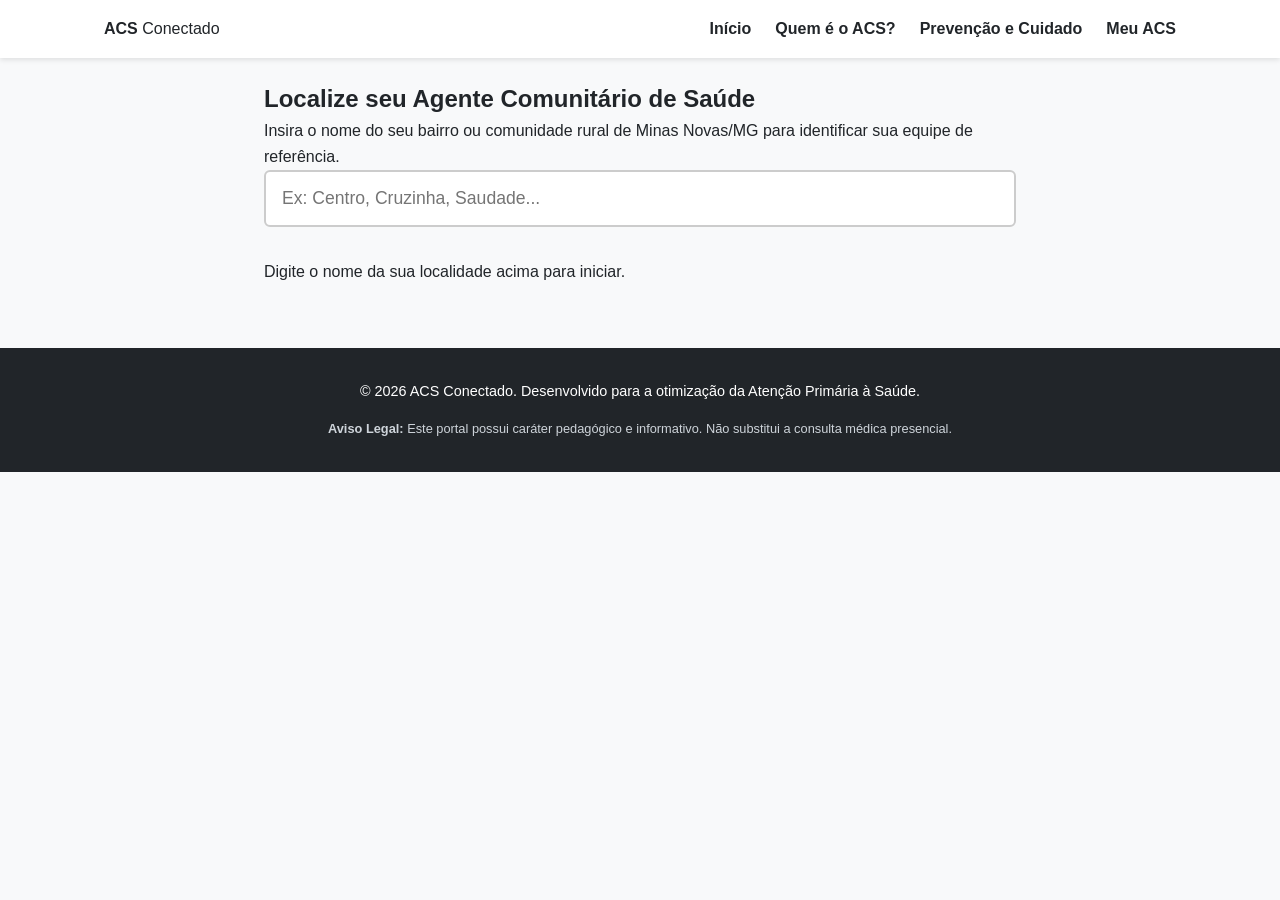
<file: arquivo acs/meu acs.html>
<!DOCTYPE html>
<html lang="pt-BR">
<head>
    <meta charset="UTF-8">
    <meta name="viewport" content="width=device-width, initial-scale=1.0">
    <title>Meu ACS - ACS Conectado</title>
    <link rel="stylesheet" href="style.css">
</head>
<body>

    <!-- Acessibilidade: Saltar para o conteúdo principal -->
    <a href="#conteudo-principal" class="sr-only">Saltar para o conteúdo principal</a>

    <!-- Cabeçalho Fixo -->
    <header class="main-header">
        <div class="header-container">
            <div class="logo">
                <strong>ACS</strong> Conectado
            </div>
            <nav aria-label="Navegação Principal">
                <ul class="nav-links">
                    <li><a href="../index.html">Início</a></li>
                    <li><a href="quem e meu acs.html">Quem é o ACS?</a></li>
                    <li><a href="prevençao e cuidado .html">Prevenção e Cuidado</a></li>
                    <li><a href="meu acs.html" aria-current="page">Meu ACS</a></li>
                </ul>
            </nav>
        </div>
    </header>

    <main id="conteudo-principal">

        <!-- Módulo de Busca do ACS -->
        <section class="modulo-busca" aria-labelledby="titulo-busca">
            <div class="busca-container">
                <h2 id="titulo-busca">Localize seu Agente Comunitário de Saúde</h2>
                <p>Insira o nome do seu bairro ou comunidade rural de Minas Novas/MG para identificar sua equipe de referência.</p>

                <div class="input-wrapper">
                    <label for="busca-endereco" class="sr-only">Digite seu bairro ou comunidade:</label>
                    <input 
                        type="search" 
                        id="busca-endereco" 
                        placeholder="Ex: Centro, Cruzinha, Saudade..." 
                        aria-required="true"
                        autocomplete="off"
                    >
                </div>

                <div id="resultados-acs" class="grid-resultados" aria-live="polite">
                    <p class="aviso-busca">Digite o nome da sua localidade acima para iniciar.</p>
                </div>
            </div>
        </section>

    </main>

    <!-- Rodapé e Meta -->
    <footer class="main-footer">
        <div class="footer-container">
            <p>&copy; 2026 ACS Conectado. Desenvolvido para a otimização da Atenção Primária à Saúde.</p>
            <p class="legal-disclaimer"><strong>Aviso Legal:</strong> Este portal possui caráter pedagógico e informativo. Não substitui a consulta médica presencial.</p>
        </div>
    </footer>

</body>
</html>
</file>
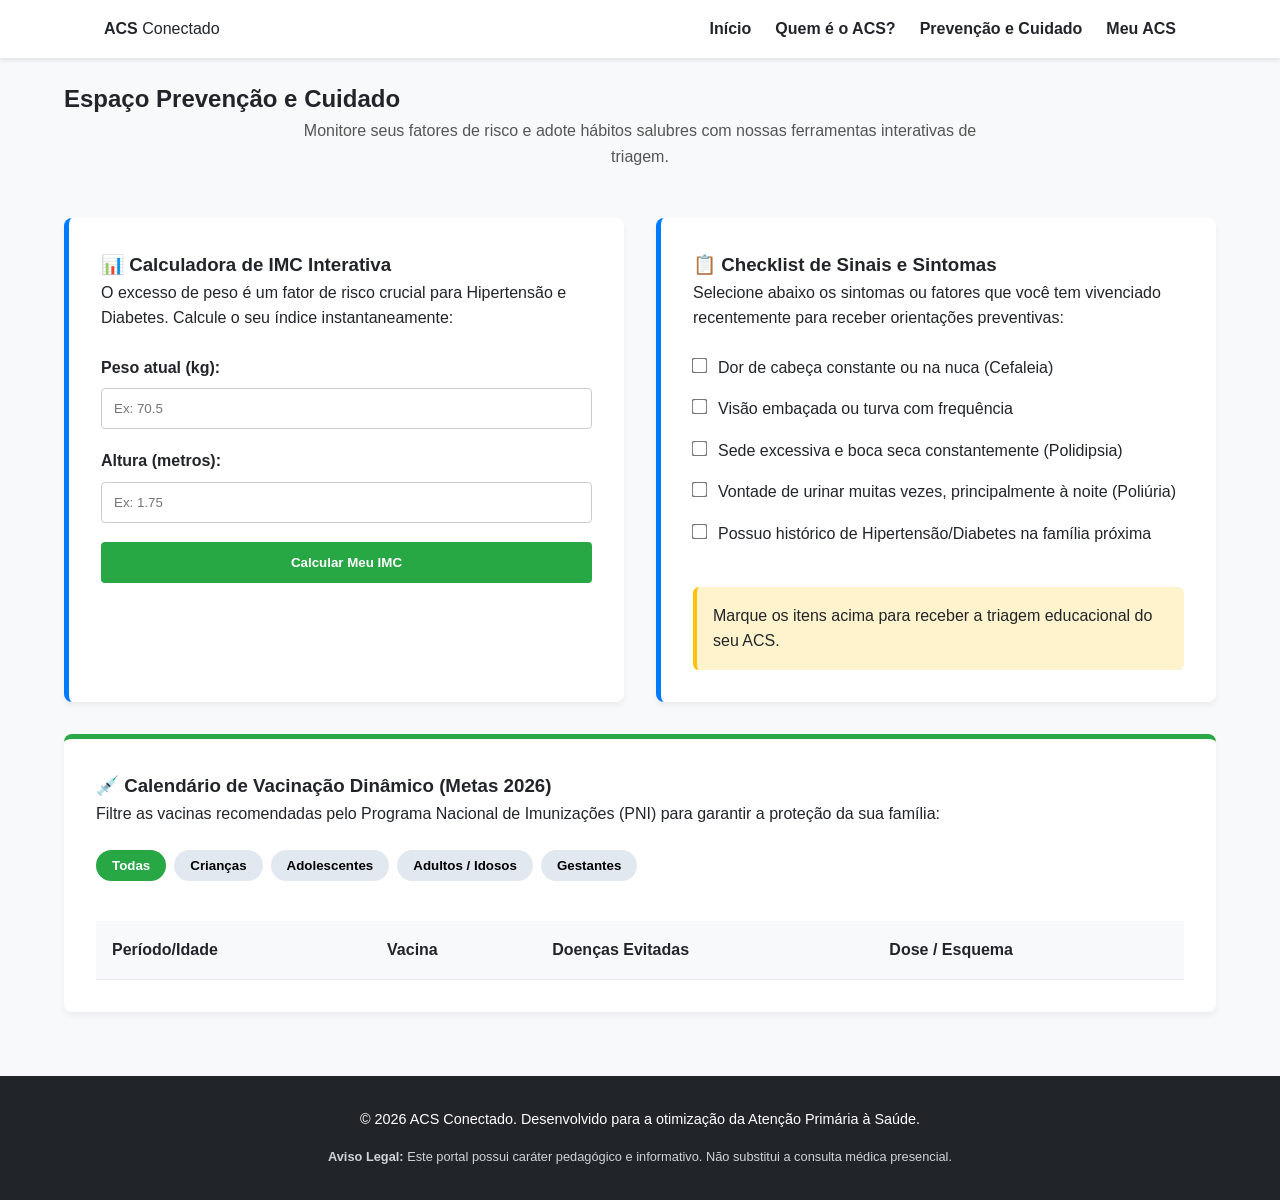
<file: arquivo acs/prevençao e cuidado .html>
<!DOCTYPE html>
<html lang="pt-BR">
<head>
    <meta charset="UTF-8">
    <meta name="viewport" content="width=device-width, initial-scale=1.0">
    <title>Prevenção e Cuidado - ACS Conectado</title>
    <link rel="stylesheet" href="style.css">
</head>
<body>

    <!-- Acessibilidade: Saltar para o conteúdo principal -->
    <a href="#conteudo-principal" class="sr-only">Saltar para o conteúdo principal</a>

    <!-- Cabeçalho Fixo -->
    <header class="main-header">
        <div class="header-container">
            <div class="logo">
                <strong>ACS</strong> Conectado
            </div>
            <nav aria-label="Navegação Principal">
                <ul class="nav-links">
                    <li><a href="../index.html">Início</a></li>
                    <li><a href="quem e meu acs.html">Quem é o ACS?</a></li>
                    <li><a href="prevençao e cuidado .html" aria-current="page">Prevenção e Cuidado</a></li>
                    <li><a href="meu acs.html">Meu ACS</a></li>
                </ul>
            </nav>
        </div>
    </header>

    <main id="conteudo-principal">

        <!-- Espaço Prevenção e Cuidado -->
        <section class="prevencao-educativa" aria-labelledby="titulo-prevencao">
            <div class="container-prevencao">
                <h2 id="titulo-prevencao">Espaço Prevenção e Cuidado</h2>
                <p class="subtitulo-secao">Monitore seus fatores de risco e adote hábitos salubres com nossas ferramentas interativas de triagem.</p>

                <div class="grid-prevencao">

                    <!-- Calculadora de IMC -->
                    <article class="card-ferramenta" aria-labelledby="titulo-imc">
                        <h3 id="titulo-imc">📊 Calculadora de IMC Interativa</h3>
                        <p class="desc-ferramenta">O excesso de peso é um fator de risco crucial para Hipertensão e Diabetes. Calcule o seu índice instantaneamente:</p>

                        <form id="form-imc" class="form-estilizado" novalidate>
                            <div class="grupo-input">
                                <label for="imc-peso">Peso atual (kg):</label>
                                <input type="number" id="imc-peso" min="10" max="300" step="0.1" placeholder="Ex: 70.5" required>
                            </div>
                            <div class="grupo-input">
                                <label for="imc-altura">Altura (metros):</label>
                                <input type="number" id="imc-altura" min="0.5" max="2.5" step="0.01" placeholder="Ex: 1.75" required>
                            </div>
                            <button type="submit" class="btn-primario">Calcular Meu IMC</button>
                        </form>

                        <div id="resultado-imc" class="painel-feedback" aria-live="polite" hidden></div>
                    </article>

                    <!-- Checklist de Sintomas -->
                    <article class="card-ferramenta" aria-labelledby="titulo-checklist">
                        <h3 id="titulo-checklist">📋 Checklist de Sinais e Sintomas</h3>
                        <p class="desc-ferramenta">Selecione abaixo os sintomas ou fatores que você tem vivenciado recentemente para receber orientações preventivas:</p>

                        <fieldset class="fieldset-checklist">
                            <legend class="sr-only">Sintomas e fatores de risco</legend>

                            <label class="item-check">
                                <input type="checkbox" name="sintoma" value="pressao">
                                <span>Dor de cabeça constante ou na nuca (Cefaleia)</span>
                            </label>

                            <label class="item-check">
                                <input type="checkbox" name="sintoma" value="visao">
                                <span>Visão embaçada ou turva com frequência</span>
                            </label>

                            <label class="item-check">
                                <input type="checkbox" name="sintoma" value="sede">
                                <span>Sede excessiva e boca seca constantemente (Polidipsia)</span>
                            </label>

                            <label class="item-check">
                                <input type="checkbox" name="sintoma" value="urina">
                                <span>Vontade de urinar muitas vezes, principalmente à noite (Poliúria)</span>
                            </label>

                            <label class="item-check">
                                <input type="checkbox" name="sintoma" value="historico">
                                <span>Possuo histórico de Hipertensão/Diabetes na família próxima</span>
                            </label>
                        </fieldset>

                        <div id="resultado-checklist" class="painel-feedback painel-alerta" aria-live="polite">
                            <p>Marque os itens acima para receber a triagem educacional do seu ACS.</p>
                        </div>
                    </article>

                </div>

                <!-- Calendário de Vacinação -->
                <article class="card-ferramenta completo" aria-labelledby="titulo-vacina">
                    <h3 id="titulo-vacina">💉 Calendário de Vacinação Dinâmico (Metas 2026)</h3>
                    <p class="desc-ferramenta">Filtre as vacinas recomendadas pelo Programa Nacional de Imunizações (PNI) para garantir a proteção da sua família:</p>

                    <div class="filtros-vacina" role="group" aria-label="Filtrar vacinas por idade">
                        <button class="btn-filtro ativo" data-filtro="todos">Todas</button>
                        <button class="btn-filtro" data-filtro="crianca">Crianças</button>
                        <button class="btn-filtro" data-filtro="adolescente">Adolescentes</button>
                        <button class="btn-filtro" data-filtro="adulto">Adultos / Idosos</button>
                        <button class="btn-filtro" data-filtro="gestante">Gestantes</button>
                    </div>

                    <div class="tabela-responsiva">
                        <table class="tabela-vacinas" aria-live="polite">
                            <thead>
                                <tr>
                                    <th scope="col">Período/Idade</th>
                                    <th scope="col">Vacina</th>
                                    <th scope="col">Doenças Evitadas</th>
                                    <th scope="col">Dose / Esquema</th>
                                </tr>
                            </thead>
                            <tbody id="corpo-tabela-vacinas">
                                <!-- Preenchido dinamicamente via JS -->
                            </tbody>
                        </table>
                    </div>
                </article>

            </div>
        </section>

    </main>

    <!-- Rodapé e Meta -->
    <footer class="main-footer">
        <div class="footer-container">
            <p>&copy; 2026 ACS Conectado. Desenvolvido para a otimização da Atenção Primária à Saúde.</p>
            <p class="legal-disclaimer"><strong>Aviso Legal:</strong> Este portal possui caráter pedagógico e informativo. Não substitui a consulta médica presencial.</p>
        </div>
    </footer>

</body>
</html>
</file>
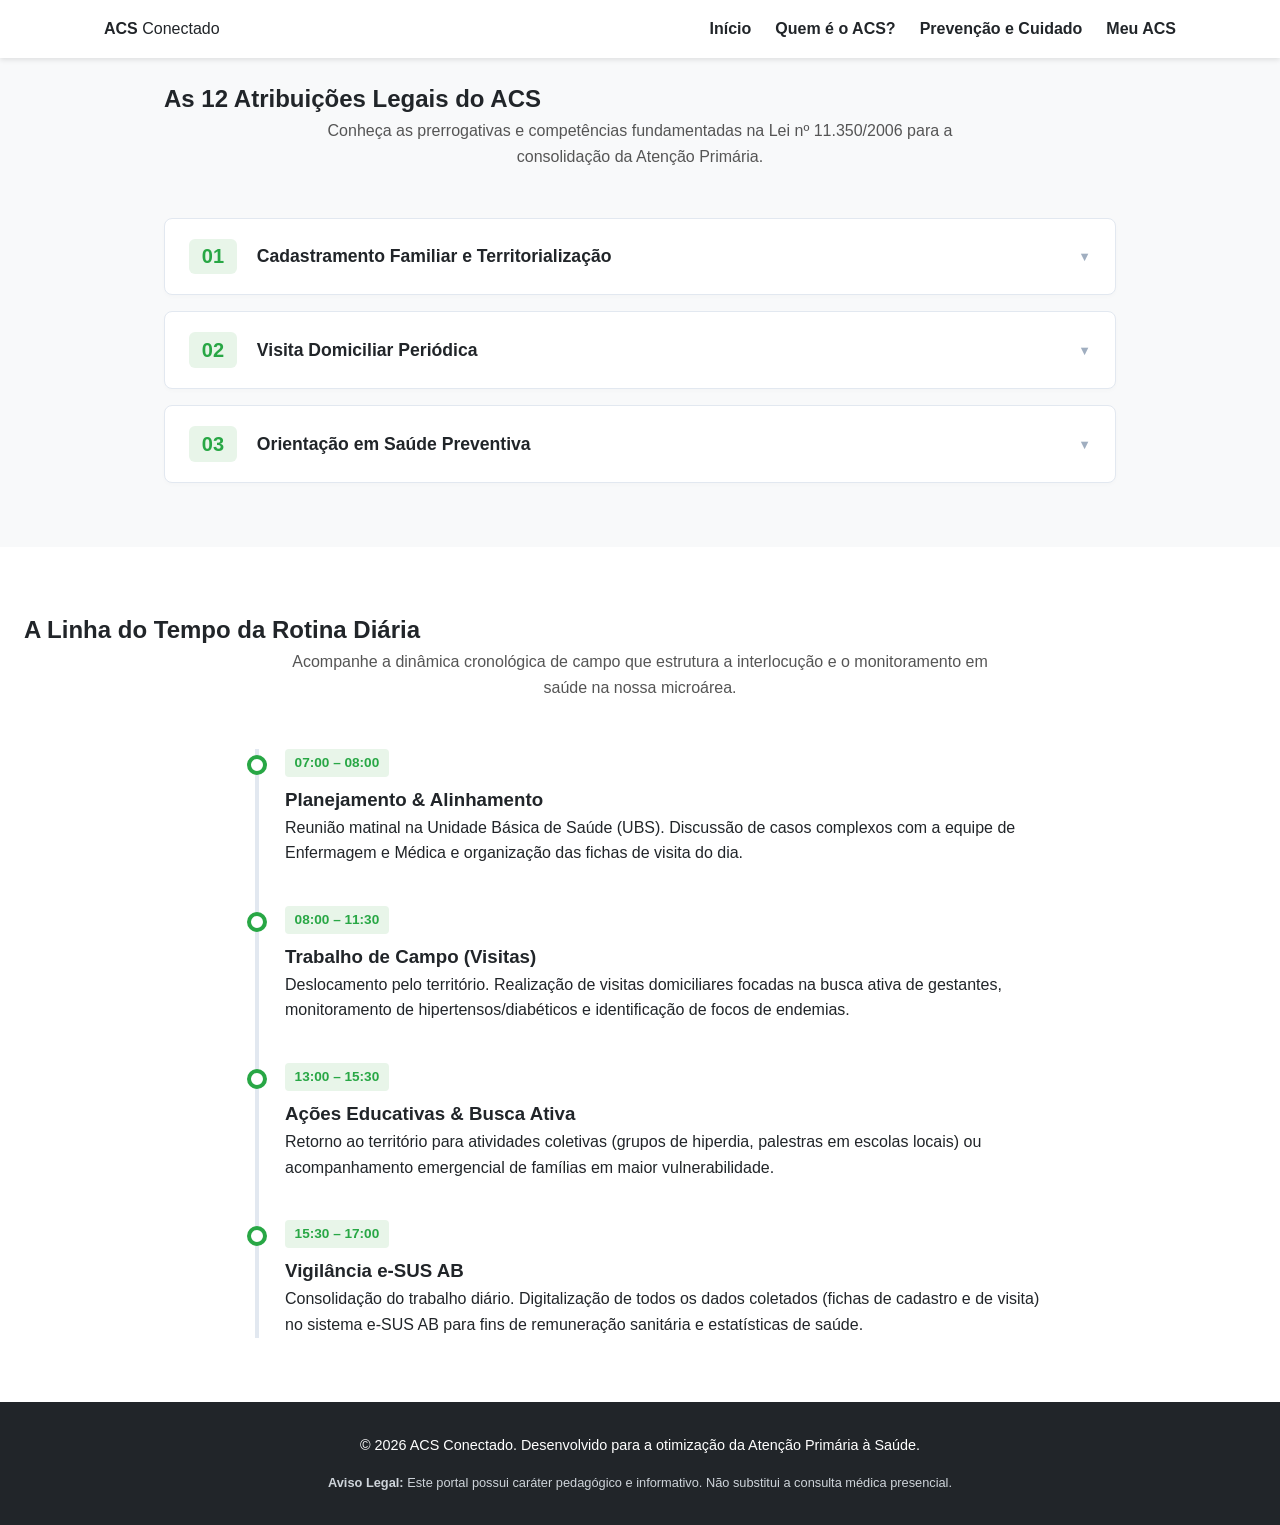
<file: arquivo acs/quem e meu acs.html>
<!DOCTYPE html>
<html lang="pt-BR">
<head>
    <meta charset="UTF-8">
    <meta name="viewport" content="width=device-width, initial-scale=1.0">
    <title>Quem é o ACS? - ACS Conectado</title>
    <!-- CORRIGIDO: alterado class="stylesheet" para rel="stylesheet" e ajustado o caminho -->
    <link rel="stylesheet" href="style.css">
</head>
<body>

    <!-- Acessibilidade: Saltar para o conteúdo principal -->
    <a href="#conteudo-principal" class="sr-only">Saltar para o conteúdo principal</a>

    <!-- Cabeçalho Fixo -->
    <header class="main-header">
        <div class="header-container">
            <div class="logo">
                <strong>ACS</strong> Conectado
            </div>
            <nav aria-label="Navegação Principal">
                <ul class="nav-links">
                    <li><a href="../index.html">Início</a></li>
                    <li><a href="quem e meu acs.html" aria-current="page">Quem é o ACS?</a></li>
                    <li><a href="prevençao e cuidado .html">Prevenção e Cuidado</a></li>
                    <li><a href="meu acs.html">Meu ACS</a></li>
                </ul>
            </nav>
        </div>
    </header>

    <main id="conteudo-principal">

        <!-- Atribuições Legais -->
        <section class="atribuoes-legais" aria-labelledby="titulo-atribuicoes">
            <div class="container-atribuicoes">
                <h2 id="titulo-atribuicoes">As 12 Atribuições Legais do ACS</h2>
                <p class="subtitulo-secao">Conheça as prerrogativas e competências fundamentadas na Lei nº 11.350/2006 para a consolidação da Atenção Primária.</p>

                <div class="infografico-wrapper">
                    <div class="atribuicoes-lista" role="tablist" aria-label="Lista de atribuições legais">

                        <!-- Item 1 -->
                        <div class="accordion-item">
                            <button class="accordion-header" 
                                    id="tab-1" 
                                    aria-expanded="false" 
                                    aria-controls="painel-1" 
                                    role="tab">
                                <span class="num-atribuicao" aria-hidden="true">01</span>
                                <h3>Cadastramento Familiar e Territorialização</h3>
                                <span class="icon-seta" aria-hidden="true">▼</span>
                            </button>
                            <div class="accordion-panel" 
                                 id="painel-1" 
                                 role="tabpanel" 
                                 aria-labelledby="tab-1" 
                                 hidden>
                                <p>Mapeamento e manutenção atualizada do cadastro de todas as famílias da microárea, alimentando os sistemas de informação oficiais como o e-SUS AB para diagnóstico territorial contínuo.</p>
                            </div>
                        </div>

                        <!-- Item 2 -->
                        <div class="accordion-item">
                            <button class="accordion-header" 
                                    id="tab-2" 
                                    aria-expanded="false" 
                                    aria-controls="painel-2" 
                                    role="tab">
                                <span class="num-atribuicao" aria-hidden="true">02</span>
                                <h3>Visita Domiciliar Periódica</h3>
                                <span class="icon-seta" aria-hidden="true">▼</span>
                            </button>
                            <div class="accordion-panel" 
                                 id="painel-2" 
                                 role="tabpanel" 
                                 aria-labelledby="tab-2" 
                                 hidden>
                                <p>Realização de visitas domiciliares sistemáticas para monitoramento de situações de risco, acolhimento de demandas e fortalecimento do vínculo entre a comunidade e a Estratégia Saúde da Família (ESF).</p>
                            </div>
                        </div>

                        <!-- Item 3 -->
                        <div class="accordion-item">
                            <button class="accordion-header" 
                                    id="tab-3" 
                                    aria-expanded="false" 
                                    aria-controls="painel-3" 
                                    role="tab">
                                <span class="num-atribuicao" aria-hidden="true">03</span>
                                <h3>Orientação em Saúde Preventiva</h3>
                                <span class="icon-seta" aria-hidden="true">▼</span>
                            </button>
                            <div class="accordion-panel" 
                                 id="painel-3" 
                                 role="tabpanel" 
                                 aria-labelledby="tab-3" 
                                 hidden>
                                <p>Ações educativas direcionadas à prevenção de doenças crônicas (hipertensão, diabetes) e controle de vetores endêmicos, estimulando a autonomia cognitiva e o autocuidado.</p>
                            </div>
                        </div>

                    </div>
                </div>
            </div>
        </section>

        <!-- Rotina Diária -->
        <section class="rotina-diaria" aria-labelledby="titulo-rotina">
            <div class="container-rotina">
                <h2 id="titulo-rotina">A Linha do Tempo da Rotina Diária</h2>
                <p class="subtitulo-secao">Acompanhe a dinâmica cronológica de campo que estrutura a interlocução e o monitoramento em saúde na nossa microárea.</p>

                <div class="timeline-container">
                    <div class="timeline-linha" aria-hidden="true"></div>

                    <article class="timeline-item">
                        <div class="timeline-ponto" aria-hidden="true"></div>
                        <div class="timeline-conteudo">
                            <span class="timeline-hora">07:00 – 08:00</span>
                            <h3>Planejamento & Alinhamento</h3>
                            <p>Reunião matinal na Unidade Básica de Saúde (UBS). Discussão de casos complexos com a equipe de Enfermagem e Médica e organização das fichas de visita do dia.</p>
                        </div>
                    </article>

                    <article class="timeline-item">
                        <div class="timeline-ponto" aria-hidden="true"></div>
                        <div class="timeline-conteudo">
                            <span class="timeline-hora">08:00 – 11:30</span>
                            <h3>Trabalho de Campo (Visitas)</h3>
                            <p>Deslocamento pelo território. Realização de visitas domiciliares focadas na busca ativa de gestantes, monitoramento de hipertensos/diabéticos e identificação de focos de endemias.</p>
                        </div>
                    </article>

                    <article class="timeline-item">
                        <div class="timeline-ponto" aria-hidden="true"></div>
                        <div class="timeline-conteudo">
                            <span class="timeline-hora">13:00 – 15:30</span>
                            <h3>Ações Educativas & Busca Ativa</h3>
                            <p>Retorno ao território para atividades coletivas (grupos de hiperdia, palestras em escolas locais) ou acompanhamento emergencial de famílias em maior vulnerabilidade.</p>
                        </div>
                    </article>

                    <article class="timeline-item">
                        <div class="timeline-ponto" aria-hidden="true"></div>
                        <div class="timeline-conteudo">
                            <span class="timeline-hora">15:30 – 17:00</span>
                            <h3>Vigilância e-SUS AB</h3>
                            <p>Consolidação do trabalho diário. Digitalização de todos os dados coletados (fichas de cadastro e de visita) no sistema e-SUS AB para fins de remuneração sanitária e estatísticas de saúde.</p>
                        </div>
                    </article>

                </div>
            </div>
        </section>

    </main>

    <!-- Rodapé e Meta -->
    <footer class="main-footer">
        <div class="footer-container">
            <p>&copy; 2026 ACS Conectado. Desenvolvido para a otimização da Atenção Primária à Saúde.</p>
            <p class="legal-disclaimer"><strong>Aviso Legal:</strong> Este portal possui caráter pedagógico e informativo. Não substitui a consulta médica presencial.</p>
        </div>
    </footer>

    <!-- Scripts do Projeto -->
    <script src="main.js"></script>
</body>
</html>
</file>
<file: arquivo acs/style.css>
/* Variáveis do Design System */
:root {
    --primary-color: #28A745;   /* Verde MS / SUS */
    --secondary-color: #007BFF; /* Azul Secundário */
    --dark-color: #212529;      /* Texto de alto contraste */
    --light-color: #F8F9FA;     /* Fundo Limpo */
    --white: #FFFFFF;
}

/* Reset básico e Mobile-First */
* {
    margin: 0;
    padding: 0;
    box-sizing: border-box;
}

body {
    font-family: 'Segoe UI', Tahoma, Geneva, Verdana, sans-serif;
    color: var(--dark-color);
    background-color: var(--light-color);
    line-height: 1.6;
}

/* Acessibilidade: Esconder elementos visualmente mantendo para leitores de tela */
.sr-only {
    position: absolute;
    width: 1px;
    height: 1px;
    padding: 0;
    margin: -1px;
    overflow: hidden;
    clip: rect(0, 0, 0, 0);
    border: 0;
}

/* Cabeçalho Fixo */
.main-header {
    position: fixed;
    top: 0;
    width: 100%;
    background-color: var(--white);
    box-shadow: 0 2px 5px rgba(0,0,0,0.1);
    z-index: 1000;
}

.header-container {
    display: flex;
    justify-content: space-between;
    align-items: center;
    padding: 1rem 5%;
    max-width: 1200px;
    margin: 0 auto;
}

.nav-links {
    display: flex;
    list-style: none;
    gap: 1.5rem;
}

.nav-links a {
    text-decoration: none;
    color: var(--dark-color);
    font-weight: 600;
}

.nav-links a:hover, .nav-links a:focus {
    color: var(--primary-color);
    outline: 2px solid var(--primary-color);
}

/* Ajuste global para conteúdo não sumir sob o cabeçalho fixo */
main {
    margin-top: 80px;
}

/* Banner Hero */
.hero-banner {
    height: 60vh;
    background: linear-gradient(rgba(40, 167, 69, 0.85), rgba(0, 123, 255, 0.7)), url('../assets/hero-bg.jpg') center/cover no-repeat;
    display: flex;
    align-items: center;
    justify-content: center;
    text-align: center;
    color: var(--white);
    padding: 0 1rem;
}

.hero-content h1 {
    font-size: 2.5rem;
    margin-bottom: 1rem;
}

.btn-cta {
    display: inline-block;
    margin-top: 1.5rem;
    padding: 0.8rem 2rem;
    background-color: var(--white);
    color: var(--primary-color);
    font-weight: bold;
    text-decoration: none;
    border-radius: 4px;
    transition: transform 0.2s;
}

.btn-cta:hover, .btn-cta:focus {
    transform: scale(1.05);
    background-color: var(--light-color);
    outline: 3px solid var(--white);
}

/* Seção de Cards com CSS Grid */
.cards-section {
    max-width: 1200px;
    margin: 3rem auto;
    padding: 0 5%;
}

.cards-section h2 {
    text-align: center;
    margin-bottom: 2rem;
}

.cards-grid {
    display: grid;
    grid-template-columns: 1fr;
    gap: 2rem;
}

.card {
    background: var(--white);
    padding: 2rem;
    border-radius: 8px;
    border-top: 5px solid var(--primary-color);
    box-shadow: 0 4px 6px rgba(0,0,0,0.05);
    transition: transform 0.3s ease;
}

.card:hover {
    transform: translateY(-5px);
}

.card-icon {
    font-size: 2.5rem;
    margin-bottom: 1rem;
}

.card-link {
    display: inline-block;
    margin-top: 1rem;
    color: var(--secondary-color);
    text-decoration: none;
    font-weight: bold;
}

/* Módulo de Busca Personalizado */
.modulo-busca {
    max-width: 800px;
    margin: 2rem auto 4rem auto;
    padding: 0 1.5rem;
}

#busca-endereco {
    width: 100%;
    padding: 1rem;
    font-size: 1.1rem;
    border: 2px solid #ccc;
    border-radius: 6px;
    margin-bottom: 2rem;
}

#busca-endereco:focus {
    border-color: var(--secondary-color);
    outline: 3px solid rgba(0, 123, 255, 0.2);
}

/* Cards de Resultado Gerados pelo JS */
.card-resultado-acs {
    background: var(--white);
    border: 1px solid #e2e8f0;
    border-radius: 8px;
    padding: 1.5rem;
    margin-bottom: 1.5rem;
    box-shadow: 0 4px 6px -1px rgba(0, 0, 0, 0.1);
}

.resultado-header {
    display: flex;
    justify-content: space-between;
    align-items: center;
    border-bottom: 2px solid var(--light-color);
    padding-bottom: 0.75rem;
    margin-bottom: 1rem;
}

.tag-microarea {
    background-color: #e2e8f0;
    padding: 0.25rem 0.75rem;
    border-radius: 20px;
    font-size: 0.85rem;
    font-weight: bold;
}

.destaque-agenda {
    color: #d97706;
    font-weight: bold;
}

/* Botão de Integração com WhatsApp API */
.btn-whatsapp {
    display: inline-block;
    background-color: #128C7E;
    color: var(--white);
    padding: 0.75rem 1.5rem;
    border-radius: 4px;
    text-decoration: none;
    font-weight: bold;
    margin-top: 1rem;
    text-align: center;
}

.btn-whatsapp:hover, .btn-whatsapp:focus {
    background-color: #075E54;
    outline: 3px solid #128C7E;
}

/* Seção de Atribuições (Accordion) */
.atribuoes-legais {
    max-width: 1000px;
    margin: 2rem auto 4rem auto;
    padding: 0 1.5rem;
}

.subtitulo-secao {
    text-align: center;
    color: #555;
    margin-bottom: 3rem;
    max-width: 700px;
    margin-left: auto;
    margin-right: auto;
}

.accordion-item {
    background: var(--white);
    border: 1px solid #e2e8f0;
    border-radius: 8px;
    margin-bottom: 1rem;
    overflow: hidden;
    box-shadow: 0 2px 4px rgba(0,0,0,0.02);
}

.accordion-header {
    width: 100%;
    display: flex;
    align-items: center;
    padding: 1.25rem 1.5rem;
    background: none;
    border: none;
    text-align: left;
    cursor: pointer;
    font-family: inherit;
    transition: background-color 0.2s ease;
}

.accordion-header:hover {
    background-color: #f1fdf3;
}

.accordion-header:focus {
    outline: 3px solid var(--secondary-color);
    background-color: #f1fdf3;
}

.num-atribuicao {
    font-size: 1.25rem;
    font-weight: bold;
    color: var(--primary-color);
    margin-right: 1.25rem;
    background: #e8f5e9;
    padding: 0.4rem 0.8rem;
    border-radius: 6px;
}

.accordion-header h3 {
    flex: 1;
    font-size: 1.1rem;
    color: var(--dark-color);
}

.icon-seta {
    font-size: 0.8rem;
    color: #a0aec0;
    transition: transform 0.3s ease;
}

.accordion-header[aria-expanded="true"] .icon-seta {
    transform: rotate(180deg);
    color: var(--primary-color);
}

.accordion-panel {
    padding: 0 1.5rem 1.5rem 4.5rem;
    color: #4a5568;
    line-height: 1.7;
    animation: fadeIn 0.3s ease-in-out;
}

@keyframes fadeIn {
    from { opacity: 0; transform: translateY(-5px); }
    to { opacity: 1; transform: translateY(0); }
}

/* Seção Linha do Tempo (Timeline) */
.rotina-diaria {
    background-color: var(--white);
    padding: 4rem 1.5rem;
    margin-top: 2rem;
}

.timeline-container {
    position: relative;
    max-width: 800px;
    margin: 2rem auto 0 auto;
    display: flex;
    flex-direction: column;
    gap: 2.5rem;
}

.timeline-linha {
    position: absolute;
    left: 15px;
    top: 0;
    bottom: 0;
    width: 4px;
    background-color: #e2e8f0;
}

.timeline-item {
    position: relative;
    padding-left: 45px;
}

.timeline-ponto {
    position: absolute;
    left: 7px;
    top: 6px;
    width: 20px;
    height: 20px;
    background-color: var(--white);
    border: 4px solid var(--primary-color);
    border-radius: 50%;
    z-index: 2;
}

.timeline-hora {
    display: inline-block;
    background-color: #e8f5e9;
    color: var(--primary-color);
    font-weight: bold;
    font-size: 0.85rem;
    padding: 0.2rem 0.6rem;
    border-radius: 4px;
    margin-bottom: 0.5rem;
}

/* Seção Prevenção e Cuidado (Formulários e Tabelas) */
.prevencao-educativa {
    max-width: 1200px;
    margin: 2rem auto 4rem auto;
    padding: 0 1.5rem;
}

.grid-prevencao {
    display: grid;
    grid-template-columns: 1fr;
    gap: 2rem;
    margin-bottom: 2rem;
}

.card-ferramenta {
    background: var(--white);
    padding: 2rem;
    border-radius: 8px;
    box-shadow: 0 4px 6px rgba(0,0,0,0.05);
    border-left: 5px solid var(--secondary-color);
}

.card-ferramenta.completo {
    border-left: none;
    border-top: 5px solid var(--primary-color);
}

.form-estilizado {
    margin-top: 1.5rem;
}

.grupo-input {
    margin-bottom: 1.2rem;
}

.grupo-input label {
    display: block;
    font-weight: 600;
    margin-bottom: 0.5rem;
}

.grupo-input input {
    width: 100%;
    padding: 0.75rem;
    border: 1px solid #ccc;
    border-radius: 4px;
}

.btn-primario {
    width: 100%;
    background-color: var(--primary-color);
    color: var(--white);
    border: none;
    padding: 0.8rem;
    font-weight: bold;
    border-radius: 4px;
    cursor: pointer;
}

.btn-primario:hover {
    background-color: #218838;
}

.fieldset-checklist {
    border: none;
    margin: 1.5rem 0;
}

.item-check {
    display: flex;
    align-items: flex-start;
    gap: 0.75rem;
    margin-bottom: 1rem;
    cursor: pointer;
}

.item-check input[type="checkbox"] {
    margin-top: 0.25rem;
    transform: scale(1.2);
}

.painel-feedback {
    margin-top: 1.5rem;
    padding: 1rem;
    border-radius: 6px;
    background-color: #e3f2fd;
    border-left: 4px solid var(--secondary-color);
}

.painel-alerta {
    background-color: #fff3cd;
    border-left: 4px solid #ffc107;
}

/* Estilos de Filtros e Tabela de Vacina */
.filtros-vacina {
    display: flex;
    flex-wrap: wrap;
    gap: 0.5rem;
    margin: 1.5rem 0;
}

.btn-filtro {
    background-color: #e2e8f0;
    border: none;
    padding: 0.5rem 1rem;
    border-radius: 20px;
    cursor: pointer;
    font-weight: 600;
}

.btn-filtro.ativo {
    background-color: var(--primary-color);
    color: var(--white);
}

.tabela-responsiva {
    width: 100%;
    overflow-x: auto;
}

.tabela-vacinas {
    width: 100%;
    border-collapse: collapse;
    margin-top: 1rem;
    text-align: left;
}

.tabela-vacinas th, .tabela-vacinas td {
    padding: 1rem;
    border-bottom: 1px solid #e2e8f0;
}

.tabela-vacinas th {
    background-color: var(--light-color);
    font-weight: bold;
}

/* Rodapé */
.main-footer {
    background-color: var(--dark-color);
    color: var(--white);
    padding: 2rem 5%;
    text-align: center;
    font-size: 0.9rem;
}

.legal-disclaimer {
    margin-top: 1rem;
    color: #ced4da;
    font-size: 0.8rem;
}

/* Breakpoints para Responsividade */
@media (min-width: 768px) {
.cards-grid, .grid-prevencao {
grid-template-columns: repeat(3, 1fr);
}
.grid-prevencao {
grid-template-columns: repeat(2, 1fr);
}
.hero-content h1 {
font-size: 3.5rem;
}
.timeline-container {
padding-left: 0;
}
}
@media (max-width: 480px) {
.accordion-header {
padding: 1rem;
}
.accordion-panel {
padding: 0 1rem 1rem 1rem;
}
.num-atribuicao {
margin-right: 0.75rem;
}
}
</file>
